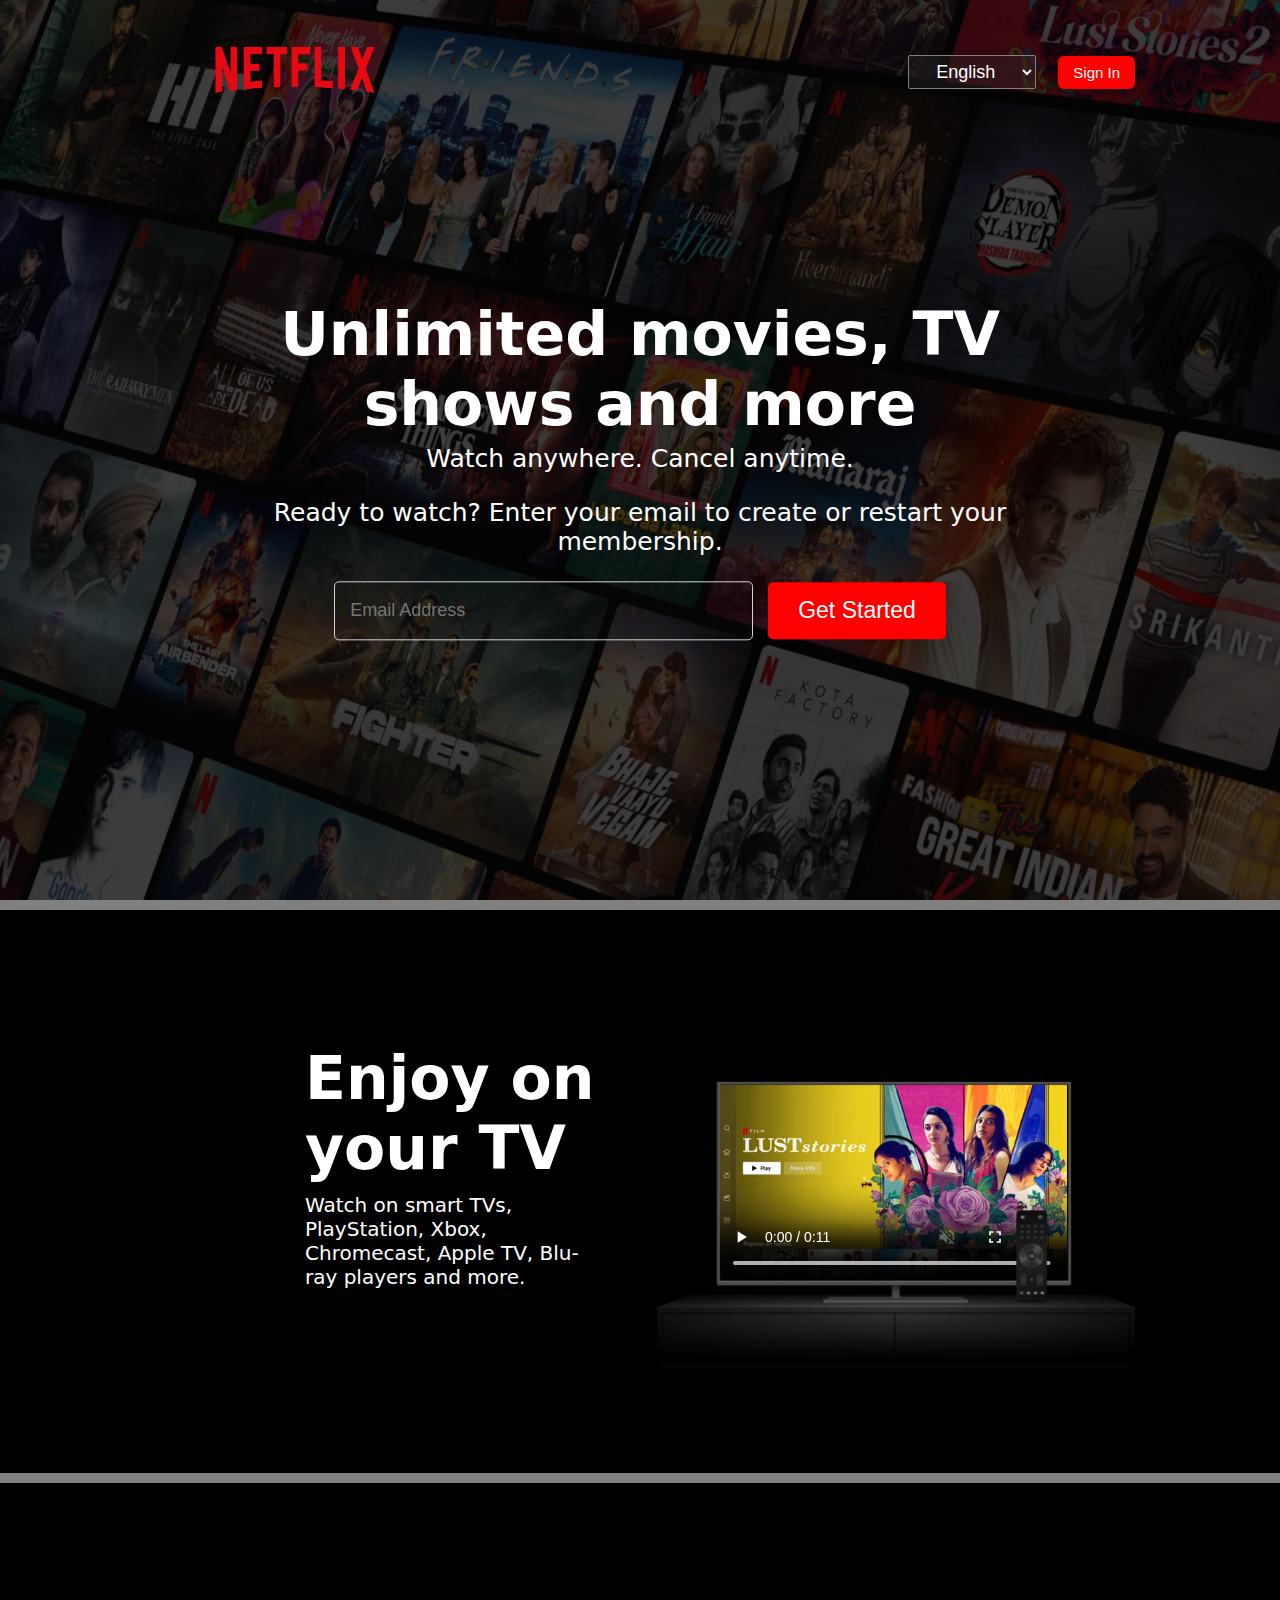
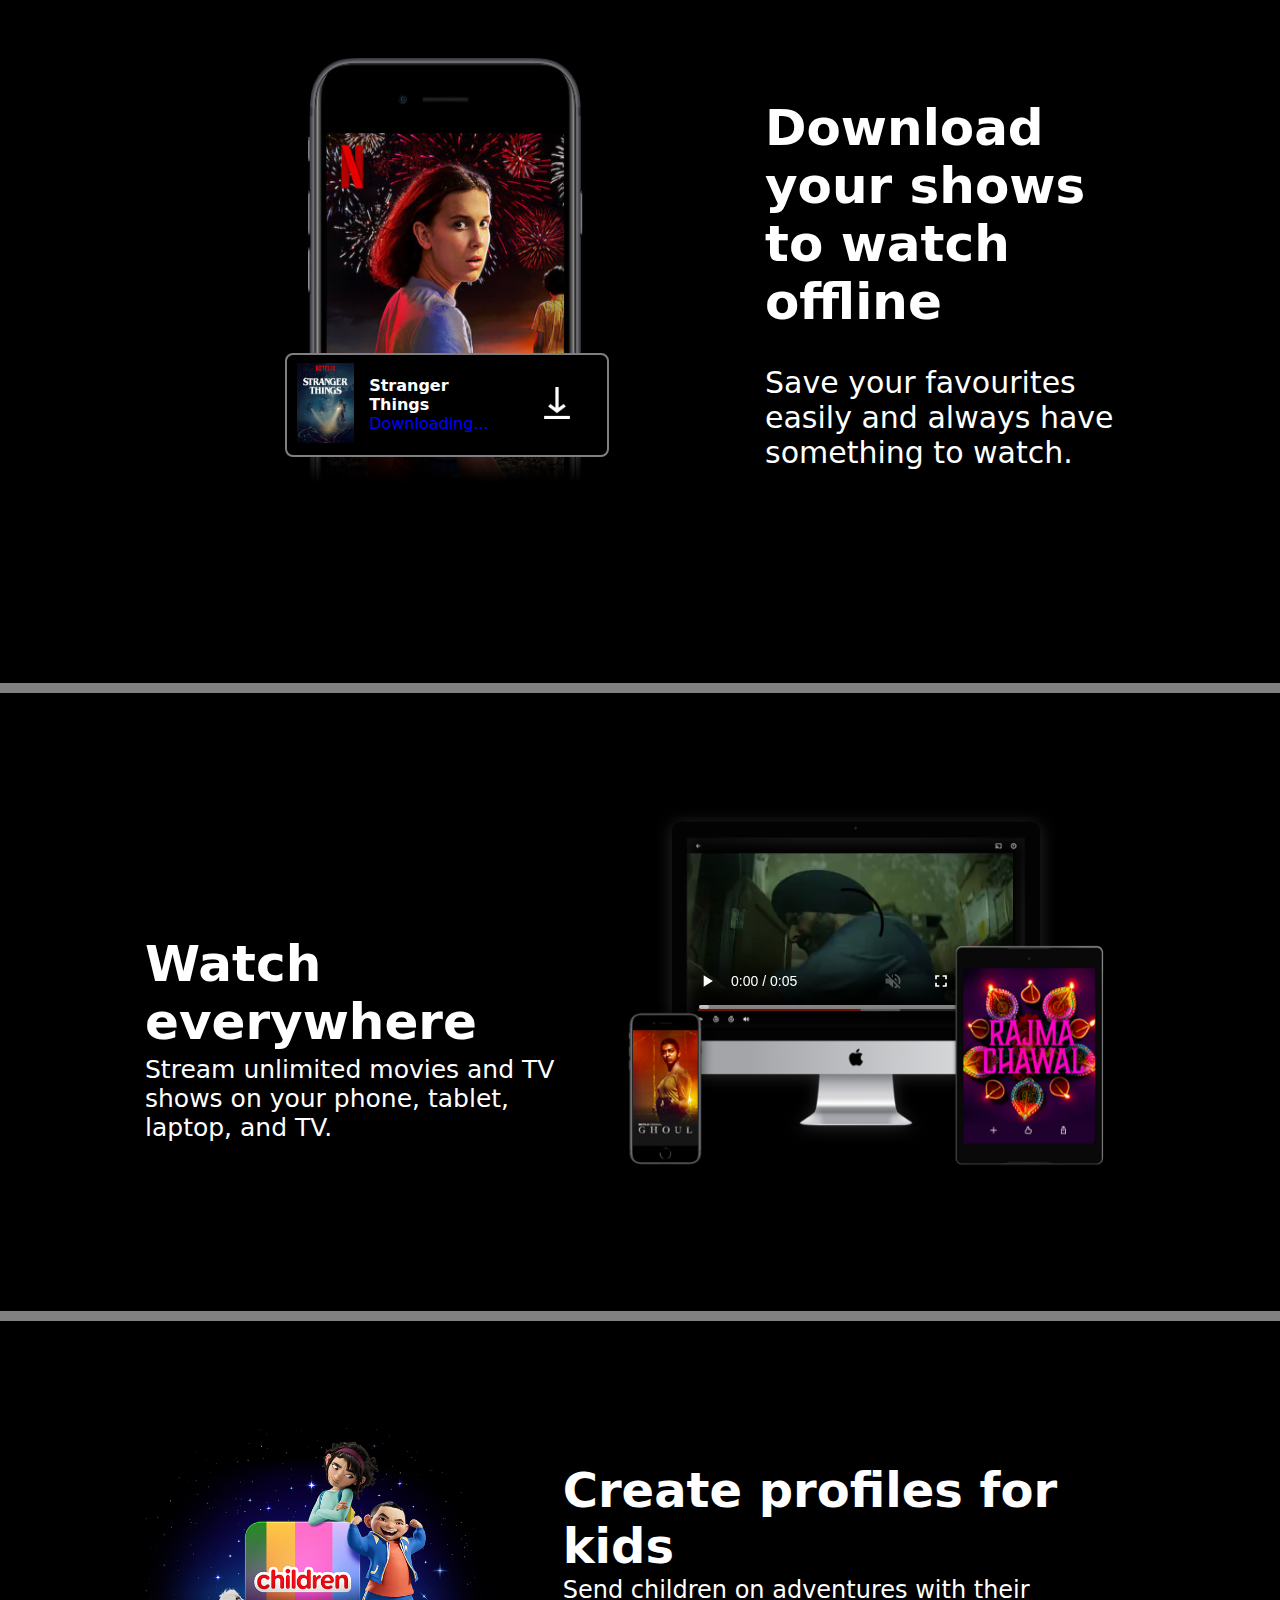
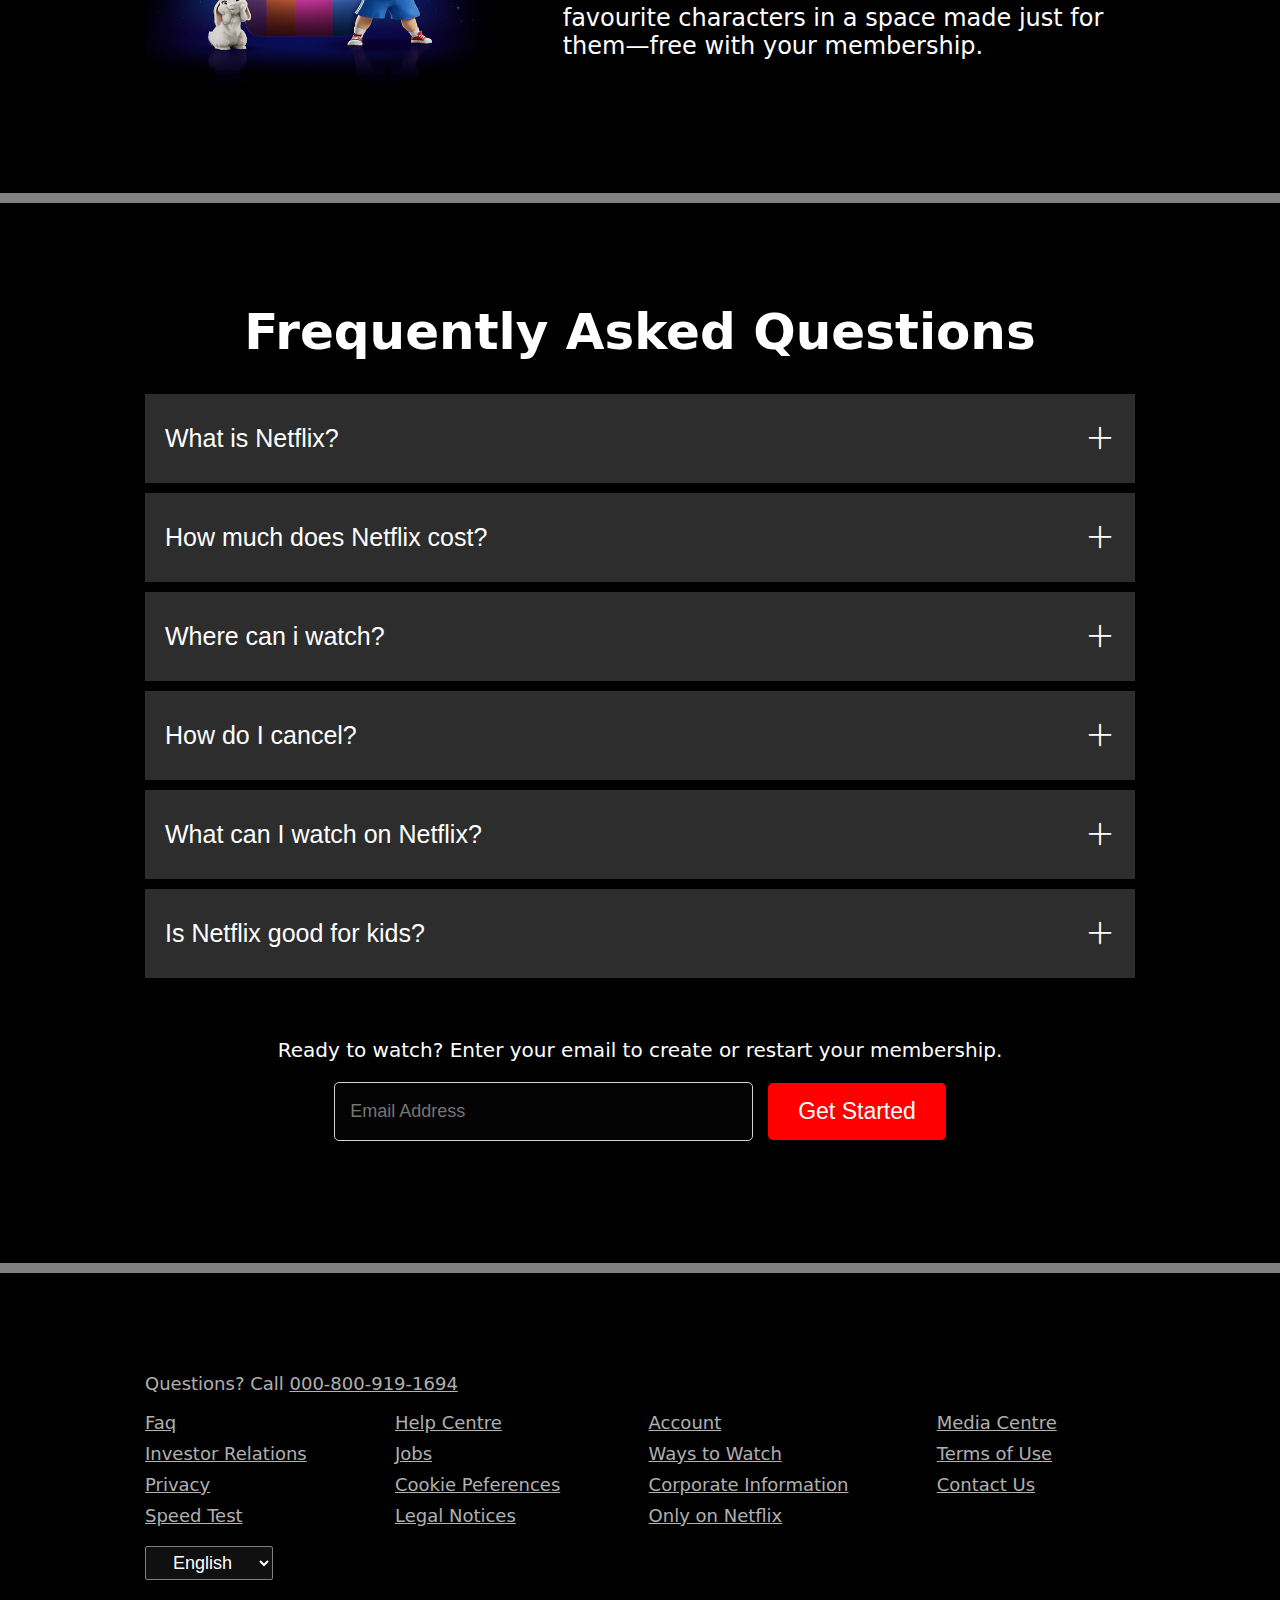
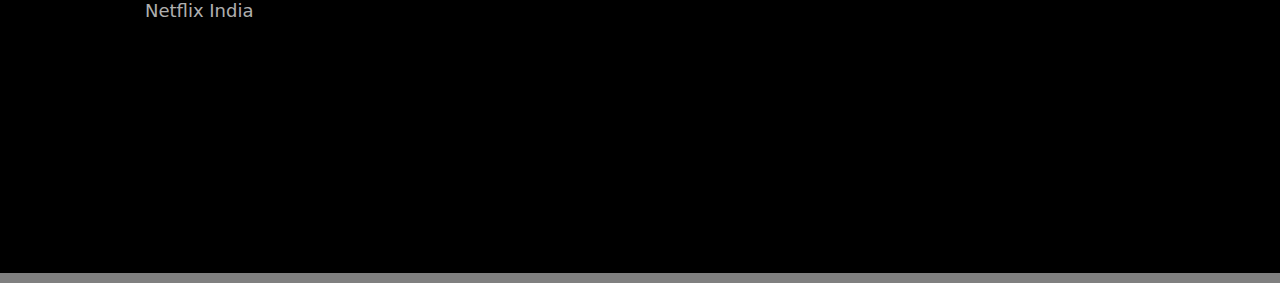
<file: index.html>
<!DOCTYPE html>
<html lang="en">

<head>
    <meta charset="UTF-8">
    <meta name="viewport" content="width=device-width, initial-scale=1.0">
    <title>Netflix</title>
    <link rel="stylesheet" href="style.css">
    <link rel="stylesheet" href="https://cdn.jsdelivr.net/npm/bootstrap-icons@1.11.3/font/bootstrap-icons.min.css">
    
</head>

<body>
    <section>
        <div class="bg">
            <img src="netflix-bg.jpg"
                alt="" class="bg-img">
            <div class="tint"></div>

            <div class="nav">
                <div>
                    <img src="netflix-logo.png"
                        alt="" class="logo" style="color: red;">
                </div>
                <div class="head-btn">
                    <select name="" id="" class="lang-btn">
                        <option value="English">English</option>
                    </select>
                    <button class="Sign-btn">Sign In</button>
                </div>
            </div>

            <div class="content-first">
                <h1 class="heading">Unlimited movies, TV shows and more</h1>
                <p class="sub-heading">Watch anywhere. Cancel anytime.</p>
                <p class="subsub-heading">Ready to watch? Enter your email to create or restart your membership.</p>
                <div class="two-btn">
                    <input type="email" name="" id="" placeholder="Email Address" class="input-email" required>
                    <div class="get-start">
                        <button class="start-btn">Get Started</button>

                    </div>

                </div>
            </div>
        </div>
    </section>


    <section>
        <div class="leftside">
            <div class="headings">
                <h1 class="left-heading">Enjoy on your TV</h1>
                <p class="left-subheading">Watch on smart TVs, PlayStation, Xbox, Chromecast, Apple TV, Blu-ray players
                    and more.</p>
            </div>
            <div class="right">
                <div class="play-video">
                    <video
                        src="video1.m4v"
                        class="video" controls autoplay muted loop></video>
                    <img src="tv1.png" alt=""
                        class="tv">
                </div>
            </div>
        </div>
    </section>





    <section>

        <div class="mobile-slide">
            <div class="height">
                <div class="girl-div">
                    <img src="mobile-img.jpg"
                        alt="" class="girl-img">
                </div>
                <div class="download-box">
                    <div>
                        <img src="poster.png"
                            alt="" class="poster-img">
                    </div>
                    <div>
                        <p><b>Stranger Things</b> <br><span class="highlight">Downloading...</span></p>
                    </div>
                    <div>
                        <img src="download-icon.gif"
                            alt="" class="gif">
                    </div>
                </div>
            </div>
            <div class="rightside-heading">
                <h1 class="right-heading">Download your shows to watch offline</h1>
                <p class="right-subheading">Save your favourites easily and always have something to watch.</p>
            </div>

        </div>

    </section>


    <section>
        <div class="fourth-slide">
            <div class="left-content">
                <h1 class="left-title">Watch everywhere</h1>
                <p class="left-subtitle">Stream unlimited movies and TV shows on your phone, tablet, laptop, and TV.</p>
            </div>
            <div class="right">
                <div class="play-video">
                    <video
                        src="video2.m4v"
                        class="video2" controls autoplay muted loop></video>
                    <img src="tv2.png"
                        alt="" class="tv">
                </div>
            </div>
            
        </div>
    </section>


    <section>
        <div class="fifth-slide">
            <div class="kids-img">
                <div class="play-video">
                    <img src="children.png"
                    alt="" class="left-img">
                </div>
                
            </div>
            <div class="right-content">
                <h1 class="right-title">Create profiles for kids</h1>
                <p class="right-subtitle">Send children on adventures with their favourite characters in a space made
                    just for them—free with your membership.</p>
            </div>
        </div>
    </section>


    <section>
        <div class="faq">
            <h1 class="faq-heading">Frequently Asked Questions</h1>
            <div class="faq-ques">
                <button class="btn-flex">
                    <p>What is Netflix?</p>
                    
                    <i class="bi-plus-lg"></i>
                </button>
            </div>

            <div class="faq-ques">
                <button class="btn-flex">
                    <p>How much does Netflix cost?</p>
                    <i class="bi-plus-lg"></i>
                </button>
            </div>

            <div class="faq-ques">
                <button class="btn-flex">
                    <p>Where can i watch?</p>
                    
                    <i class="bi-plus-lg"></i>
                </button>
            </div>

            <div class="faq-ques">
                <button class="btn-flex">
                    <p>How do I cancel?</p>
                    
                    <i class="bi-plus-lg"></i>
                </button>
            </div>

            <div class="faq-ques">
                <button class="btn-flex">
                    <p>What can I watch on Netflix?</p>
                   
                    <i class="bi-plus-lg"></i>
                </button>
            </div>

            <div class="faq-ques">
                <button class="btn-flex">
                    <p>Is Netflix good for kids?</p>
                    
                    <i class="bi-plus-lg"></i>
                </button>
            </div>

            <p class="faq-subheading">Ready to watch? Enter your email to create or restart your membership.</p>

            <div class="two-btn">
                <input type="email" name="" id="" placeholder="Email Address" class="input-email" required>
                <div class="get-start">
                    <button class="start-btn">Get Started</button>
                </div>

            </div>


        </div>
    </section>

    <section>
        <div class="footer">
            <div class="footer-content">

                <p>Questions? Call <a href="tel:000-800-919-1694">000-800-919-1694</a></p>

                <div class="links">
                    <a href="#">Faq</a>
                    <a href="#">Help Centre</a>
                    <a href="">Account</a>
                    <a href="#">Media Centre</a>
                    <a href="#">Investor Relations</a>
                    <a href="#">Jobs</a>
                    <a href="#">Ways to Watch</a>
                    <a href="#">Terms of Use</a>
                    <a href="#">Privacy</a>
                    <a href="#">Cookie Peferences</a>
                    <a href="#">Corporate Information</a>
                    <a href="#">Contact Us</a>
                    <a href="#">Speed Test</a>
                    <a href="#">Legal Notices</a>
                    <a href="#">Only on Netflix</a>
                </div>

                <div class="footer-btn">
                    <select name="" id="" class="lang-btn">
                        <option value="English">English</option>
                    </select>
                </div>

                <div>
                    Netflix India
                </div>
            </div>

        </div>

    </section>
</body>

</html>
</file>
<file: style.css>
body {
    margin: 0;
    font-family: system-ui, -apple-system, BlinkMacSystemFont, 'Segoe UI', Roboto, Oxygen, Ubuntu, Cantarell, 'Open Sans', 'Helvetica Neue', sans-serif;
    background-color: black;
    box-sizing: border-box;
}

/* * {
    outline: 1px solid red;
} */
section {
    border-bottom: 10px solid grey;
}


@media (min-width:990px) {

    .bg-img {
        width: 100%;
        height: 100vh;
        transform: scale(1.3);


    }

    .bg {
        background-image: linear-gradient(to top, rgba(0, 0, 0, 0.8) 0, rgba(0, 0, 0, 0) 60%, rgba(0, 0, 0, 0.8) 100%);

        width: 100%;
        height: 100vh;
        overflow: hidden;

    }



    .tint {
        background-color: rgba(6, 5, 5, 0.697);
        position: absolute;
        left: 0;
        right: 0;
        bottom: 0;
        top: 0;
        
    }

    .nav {
        position: absolute;
        /* border: 2px solid red; */
        width: 990px;
        height: 50px;
        display: flex;
        align-items: center;
        justify-content: center;
        justify-content: space-between;
        top: 8%;
        left: 50%;
        transform: translate(-50%, -50%);


    }

    .logo {
        height: 150px;
        width: 250px;
        margin-left: 25px;
    }

    .lang-btn {
        padding: 5px 23px;
        font-size: 18px;
        background-color: rgba(43, 41, 41, 0.379);
        color: white;
        border: none;
        border: 1px solid gray;
        border-radius: 2px;
        margin-right: 17px;
    }



    .Sign-btn {
        background-color: red;
        padding: 8px 15px;
        font-size: 15px;
        color: white;
        border: none;
        border-radius: 6px;
    }

    .content-first {
        /* border: 2px solid red; */
        /* margin: auto; */
        position: absolute;
        color: white;
        text-align: center;
        width: 800px;
        top: 50%;
        left: 50%;
        transform: translate(-50%, -50%);
        box-sizing: border-box;
    }

    .heading {
        font-size: 60px;

    }

    .sub-heading {
        font-size: 25px;
        margin-top: -35px;
    }

    .subsub-heading {
        font-size: 25px;
    }

    .input-email {
        padding-top: 18px;
        padding-bottom: 18px;
        padding-right: 170px;
        padding-left: 15px;
        background-color: rgba(16, 15, 15, 0.201);
        border: 1px solid lightgray;
        font-size: 18px;
        border-radius: 5px;
        color: white;
    }

    .start-btn {
        padding-top: 15px;
        padding-bottom: 15px;
        padding-right: 30px;
        font-size: 23px;
        padding-left: 30px;
        background-color: red;
        color: white;
        border: none;
        border-radius: 5px;
    }

   
    .two-btn {
        display: flex;
        gap: 15px;
        align-items: center;
        justify-content: center;
    }

    /* .get-start {
        position: relative;
        

    } */

    

    /* .bi-caret-right {
        position: absolute;
        top: 13px;
        right: 12px;
        height: 100px;
    } */


    .leftside {
        color: white;
        /* border: 2px solid red; */
        display: flex;
        align-items: center;
        justify-content: center;
        gap: 50px;
        /* height: 500px; */
        width: 990px;
        margin: 100px auto;

        /* margin: 20px auto; */
    }

    .left-heading {
        font-size: 60px;
    }

    .left-subheading {
        font-size: 20px;
        margin-top: -30px;
    }

    .headings {
        /* border: 2px solid red; */
        margin-top: -70px;
        width: 500px;
        margin-left: 160px;
    }

    .tv {
        position: relative;
        /* border: 2px solid green; */
        width: 100%;
    }

    .video {
        position: absolute;
        object-fit: contain;
        width: 350px;
        height: 205px;
        margin-top: 70px;
        margin-bottom: 10px;
        margin-left: 60px;


    }

    .right {
        width: 80%;
        color: white;
        /* border: 2px solid orange; */
    }

    .play-video {
        /* margin-top: -70px; */
        /* border: 2px solid red; */
        /* height: 450px; */
        width: 100%;
        position: relative;
        display: block;
        /* padding: 90px; */
    }


    .rightside-heading {
        color: white;
        /* border: 2px solid red; */
        width: 600px;

    }

    .mobile-slide {
        display: flex;
        align-items: center;
        justify-content: center;
        /* height: 600px; */
        width: 990px;
        /* border: 2px solid red; */
        gap: 20px;
        margin: 100px auto;


    }

    .right-heading {
        font-size: 50px;
    }

    .right-subheading {
        font-size: 30px;
    }

    .download-box {
        border: 2px solid gray;
        color: white;
        position: absolute;
        top: 20px;
        left: -20px;
        height: 80px;
        width: 300px;
        display: flex;
        padding: 10px;
        gap: 15px;
        align-items: center;
        justify-content: center;
        background-color: black;
        border-radius: 8px;
        margin-top: 350px;
        margin-left: 160px;

    }

    .poster-img {
        height: 80px;
    }

    .gif {
        height: 80px;

    }

    .highlight {
        color: blue;
    }

    .girl-img {
        /* border: 2px solid green; */
        height: 500px;
        width: 600px;

    }

    .height {
        /* border: 2px solid hotpink; */
        height: 600px;
        width: 600px;
        position: relative;

    }

    .fourth-slide {
        color: white;
        width: 990px;

    }

    .left-content {
        /* border: 2px solid red; */
        width: 600px;
        height: 200px;
    }

    .left-title {
        font-size: 50px;
    }

    .left-subtitle {
        font-size: 25px;
        margin-top: -30px;
    }

    .video2 {
        position: absolute;
        width: 330px;
        margin-left: 100px;
        margin-top: 50px;

    }

    .tv2 {
        position: absolute;
        
    }

    .image-video {
        /* border: 2px solid green; */
        width: 600px;
        height: 400px;
    }

    .fourth-slide {
        /* border: 2px solid red; */
        display: flex;
        gap: 20px;
        align-items: center;
        justify-content: center;
        margin: 100px auto;

    }


    .fifth-slide {
        /* border: 2px solid hotpink; */
        display: flex;
        align-items: center;
        justify-content: center;
        gap: 60px;
        width: 990px;
        margin: 100px auto;



    }

.left-img{
    width: 100%;
}

    .kids-img{
        /* border: 2px solid green; */
        width: 50%;
        
    }


    .right-content {
        color: white;
        width: 80%;
        /* border: 2px solid red; */
    }

    .right-title {
        font-size: 48px;
        /* border: 2px solid green; */

    }

    .right-subtitle {
        font-size: 24px;
        margin-top: -30px;
        /* width: 600px; */
        /* border: 2px solid orange; */

    }

    .faq-heading {
        color: white;
        text-align: center;
        font-size: 50px;
    }

    .faq-ques {
        /* border: 2px solid red; */
        width: 990px;
        margin: 10px auto;

    }

    .faq {
        height: 860px;
        width: 990px;
        margin: 100px auto;


    }



    .btn-flex {
        /* border: 2px solid orange; */
        width: 990px;
        display: flex;
        align-items: center;
        justify-content: space-between;
        padding: 5px 20px;
        font-size: 25px;
        background-color: rgb(45, 45, 45);
        color: white;
        border: none;
        cursor: pointer;
        transition: .3s;
    }

    .btn-flex:hover {
        background-color: rgba(134, 130, 130, 0.536);
    }

    .bi-plus-lg{
        font-size: 30px;
        /* border: 2px solid red; */
    }

    .faq-subheading {
        text-align: center;
        font-size: 20px;
        color: white;
        margin-top: 60px;
    }


    .footer {
        /* border: 2px solid red; */
        height: 400px;
        width: 990px;
        margin: 100px auto;

    }

    .footer-content {
        color: rgba(255, 255, 255, 0.7);
        /* border: 2px solid green; */
        height: 300px;
        width: 990px;
        margin: 70px auto;
        font-size: 18px;

    }

    .footer-content a {
        color: rgba(255, 255, 255, 0.7);
    }

    .links {
        display: grid;
        grid-template-columns: auto auto auto auto;
        gap: 10px;
    }

    .links a {
        color: rgba(255, 255, 255, 0.7);
        font-size: 18px;
    }

    .footer-btn {
        margin: 20px 0px;
    }

}




















/* media query for meadium screens */

@media (min-width:586px) and (max-width:990px){

    .bg-img {
        width: 100%;
        height: 100vh;
        transform: scale(1.5);


    }

    .bg {
        background-image: linear-gradient(to top, rgba(0, 0, 0, 0.8) 0, rgba(0, 0, 0, 0) 60%, rgba(0, 0, 0, 0.8) 100%);

        width: 100%;
        height: 100vh;
        overflow: hidden;

    }



    .tint {
        background-color: rgba(6, 5, 5, 0.697);
        position: absolute;
        left: 0;
        right: 0;
        bottom: 0;
        top: 0;
        height: 100vh;
    }

    .nav {
        position: absolute;
        /* border: 2px solid red; */
        width: 100vw;
        height: 50px;
        display: flex;
        align-items: center;
        justify-content: center;
        justify-content: space-between;
        top: 8%;
        left: 45%;
        transform: translate(-50%, -50%);


    }

    .logo {
        height: 150px;
        width: 250px;
        margin-left: 25px;
    }

    .lang-btn {
        padding: 5px 23px;
        font-size: 18px;
        background-color: rgba(43, 41, 41, 0.379);
        color: white;
        border: none;
        border: 1px solid gray;
        border-radius: 2px;
        margin-right: 17px;
    }



    .Sign-btn {
        background-color: red;
        padding: 8px 15px;
        font-size: 15px;
        color: white;
        border: none;
        border-radius: 6px;
    }

    .content-first {
        /* border: 2px solid red; */
        /* margin: auto; */
        position: absolute;
        color: white;
        text-align: center;
        /* width: 800px; */
        top: 50%;
        left: 50%;
        transform: translate(-50%, -50%);
        box-sizing: border-box;
    }

    .heading {
        font-size: 5vmax;

    }

    .sub-heading {
        font-size: 25px;
        /* margin-top: -35px; */
    }

    .subsub-heading {
        font-size: 25px;
    }

    .input-email {
        padding-top: 18px;
        padding-bottom: 18px;
        padding-right: 100px;
        padding-left: 15px;
        background-color: rgba(16, 15, 15, 0.201);
        border: 1px solid lightgray;
        font-size: 18px;
        border-radius: 5px;
        color: white;
    }

    .start-btn {
        padding-top: 10px;
        padding-bottom: 10px;
        padding-right: 30px;
        font-size: 16px;
        padding-left: 30px;
        background-color: rgb(229, 18, 18);
        color: white;
        border: none;
        border-radius: 5px;
    }

    .two-btn {
        display: flex;
        gap: 15px;
        align-items: center;
        justify-content: center;
    }

    /* .get-start {
        display: flex;
        position: relative;

    } */

    /* .get-start svg {
        position: absolute;
        top: 13px;
        right: 12px;
    } */

    .leftside {
        color: white;
        /* border: 2px solid red; */
        /* text-align: center; */
        /* display: flex;
        flex-direction: column;
        align-items: center;
        justify-content: center;
        gap: 50px; */
        /* height: 500px; */
        /* width: 990px; */
        margin: 100px auto;

        /* margin: 20px auto; */
    }

    .left-heading {
        font-size: 60px;
    }

    .left-subheading {
        font-size: 20px;
        margin-top: -30px;
    }

    .headings {
        /* border: 2px solid red; */
        width: 80vw;
        margin:auto;
        text-align: center;
        /* margin-top: -70px;
        width: 500p;
        margin-left: 160px; */
    }

    .tv {
        position: relative;
        /* border: 2px solid green; */
        width: 100%;
    }

    .video {
        position: absolute;
        object-fit: contain;
        width: 80%;
        height: 90%;
        /* margin-top: 100px; */
        /* margin-bottom: 10px; */
        margin-left: 60px;


    }

    .right {
        /* width: 80%; */
        color: white;
        width: 80vw;
        margin:auto;
        text-align: center;
        /* border: 2px solid orange; */
    }

    .play-video {
        /* margin-top: -70px; */
        /* border: 2px solid red; */
        /* height: 450px; */
        width: 100%;
        position: relative;
        display: block;
        /* padding: 90px; */
    }


    .rightside-heading {
        color: white;
        /* border: 2px solid red; */
        width: 600px;

    }

    .mobile-slide {
        display: flex;
        text-align: center;
        flex-direction: column-reverse;
        align-items: center;
        justify-content: center;
        /* height: 600px; */
        /* width: 990px; */
        /* border: 2px solid red; */
        gap: 20px;
        margin: 100px auto;


    }

    .girl-div{
        width: 100%;
    }

    .right-heading {
        font-size: 32px;
    }

    .right-subheading {
        font-size: 22px;
    }

    .download-box {
        border: 2px solid gray;
        color: white;
        position: absolute;
        top: 20px;
        left: 20px;
        height: 80px;
        width: 300px;
        display: flex;
        padding: 10px;
        gap: 15px;
        align-items: center;
        justify-content: center;
        background-color: black;
        border-radius: 8px;
        margin-top: 350px;
        margin-left: 160px;

    }

    .poster-img {
        height: 80px;
    }

    .gif {
        height: 80px;

    }

    .highlight {
        color: blue;
    }

    .girl-img {
        /* border: 2px solid green; */
        height: 500px;
        width: 100%;

    }

    .height {
        /* border: 2px solid hotpink; */
        /* height: 600px; */
        /* width: 600px; */
        position: relative;

    }

    .fourth-slide {
        color: white;
        /* width: 990px; */

    }

    .left-content {
        /* border: 2px solid red; */
        width: 600px;
        height: 200px;
    }

    .left-title {
        font-size: 35px;
    }

    .left-subtitle {
        font-size: 18px;
        /* margin-top: -30px; */
    }

    .video2 {
        position: absolute;
        /* width: 370px; */
        object-fit: contain;
        /* height: 40%; */
        width: 60%;
        margin-top: 30px;
        margin-left: 120px;
        /* margin-top: 50px; */

    }

    .tv2 {
        position: absolute;
        
    }

    .image-video {
        /* border: 2px solid green; */
        width: 500px;
        height: 300px;
    }

    .fourth-slide {
        /* border: 2px solid red; */
        text-align: center;
        display: flex;
        gap: 20px;
        align-items: center;
        justify-content: center;
        flex-direction: column;
        margin: 100px auto;

    }


    .fifth-slide {
        /* border: 2px solid hotpink; */
        display: flex;
        align-items: center;
        justify-content: center;
        flex-direction: column-reverse;
        text-align: center;
        gap: 60px;
        /* width: 990px; */
        margin: 100px auto;



    }

.left-img{
    width: 100%;
}

    .kids-img{
        /* border: 2px solid green; */
        width: 50%;
        
    }


    .right-content {
        color: white;
        width: 80%;
        /* border: 2px solid red; */
    }

    .right-title {
        font-size: 37px;
        /* border: 2px solid green; */

    }

    .right-subtitle {
        font-size: 20px;
        /* margin-top: -30px; */
        /* width: 600px; */
        /* border: 2px solid orange; */

    }

    .faq-heading {
        color: white;
        text-align: center;
        font-size: 30px;
    }

    .faq-ques {
        /* border: 2px solid red; */
        /* width: 990px; */
        width: 86vw;
        margin: 10px auto;

    }

    .faq {
        /* height: 860px; */
        /* width: 990px; */
        margin: 100px auto;


    }



    .btn-flex {
        /* border: 2px solid orange; */
        width: 86vw;
        display: flex;
        align-items: center;
        justify-content: space-between;
        padding: 5px 20px;
        font-size: 18px;
        background-color: rgb(45, 45, 45);
        color: white;
        border: none;
        cursor: pointer;
        transition: .3s;
    }

    .btn-flex:hover {
        background-color: rgba(134, 130, 130, 0.536);
        cursor: pointer;
    }

    .faq-subheading {
        text-align: center;
        font-size: 20px;
        color: white;
        margin-top: 60px;
    }

/* 
    .footer {
        border: 2px solid red;
        height: 600px;
        width: 990px;
        margin: 50px auto;

    } */

    .footer-content {
        color: rgba(255, 255, 255, 0.7);
        /* border: 2px solid green; */
        padding: 20px;
        /* height: 300px; */
        /* width: 990px; */
        margin: 70px auto;
        font-size: 20px;

    }

    .footer-content a {
        color: rgba(255, 255, 255, 0.7);
    }

    .links {
        display: grid;
        grid-template-columns: auto auto;
        gap: 15px;
    }

    .links a {
        color: rgba(255, 255, 255, 0.7);
        font-size: 18px;
    }

    .footer-btn {
        margin: 20px 0px;
    }

}



















/* media query for smaller screens */
@media (max-width:586px){

    .bg-img {
        width: 100%;
        height: 100vh;
        /* transform: scale(1); */


    }

    .bg {
        background-image: linear-gradient(to top, rgba(0, 0, 0, 0.8) 0, rgba(0, 0, 0, 0) 60%, rgba(0, 0, 0, 0.8) 100%);

        width: 100%;
        height: 100vh;
        overflow: hidden;

    }



    .tint {
        background-color: rgba(6, 5, 5, 0.697);
        position: absolute;
        left: 0;
        right: 0;
        bottom: 0;
        top: 0;
        height: 100vh;
    }

    .nav {
        position: absolute;
        /* border: 2px solid red; */
        width: 100vw;
        height: 50px;
        display: flex;
        align-items: center;
        justify-content: center;
        justify-content: space-between;
        top: 8%;
        left: 45%;
        transform: translate(-50%, -50%);


    }

    .logo {
        height: 150px;
        width: 150px;
        margin-left: 25px;
    }

    .lang-btn {
        padding: 5px 10px;
        font-size: 15px;
        background-color: rgba(43, 41, 41, 0.379);
        color: white;
        border: none;
        border: 1px solid gray;
        border-radius: 2px;
        margin-right: 17px;
    }



    .Sign-btn {
        background-color: red;
        padding: 5px 10px;
        font-size: 15px;
        color: white;
        border: none;
        border-radius: 6px;
    }

    .content-first {
        /* border: 2px solid red; */
        /* margin: auto; */
        position: absolute;
        color: white;
        text-align: center;
        width: 88vw;
        top: 50%;
        left: 50%;
        transform: translate(-50%, -50%);
        box-sizing: border-box;
    }

    .heading {
        font-size: 5vmax;

    }

    .sub-heading {
        font-size: 20px;
        /* margin-top: -35px; */
    }

    .subsub-heading {
        font-size: 20px;
    }

    .input-email {
        padding-top: 10px;
        padding-bottom: 10px;
        padding-right: 30px;
        padding-left: 10px;
        background-color: rgba(16, 15, 15, 0.201);
        border: 1px solid lightgray;
        font-size: 18px;
        border-radius: 5px;
        color: white;
    }

    .start-btn {
        padding-top: 10px;
        padding-bottom: 10px;
        padding-right: 25px;
        font-size: 15px;
        padding-left: 10px;
        background-color: red;
        color: white;
        border: none;
        border-radius: 5px;
    }

    .two-btn {
        display: flex;
        flex-wrap: wrap;
        /* width: 80vw; */
        /* flex-direction: column; */
        gap: 20px;
        align-items: center;
        justify-content: center;
    }

    .get-start {
        display: flex;
        position: relative;

    }

    .get-start svg {
        position: absolute;
        top: 3px;
        bottom: 0;
        right: 0;
        display: none;
    }

    .leftside {
        color: white;
        margin: 100px auto;

        /* margin: 20px auto; */
    }

    .left-heading {
        font-size: 40px;
    }

    .left-subheading {
        font-size: 15px;
    }

    .headings {
        /* border: 2px solid red; */
        width: 80vw;
        margin:auto;
        text-align: center;
        /* margin-top: -70px;
        width: 500p;
        margin-left: 160px; */
    }

    .tv {
        position: relative;
        /* border: 2px solid green; */
        width: 100%;
    }

    .video {
        position: absolute;
        object-fit: contain;
        width: 80%;
        height: 90%;
        /* margin-top: 100px; */
        /* margin-bottom: 10px; */
        margin-left: 20px;


    }

    .right {
        /* width: 80%; */
        color: white;
        width: 80vw;
        margin:auto;
        text-align: center;
        /* border: 2px solid orange; */
    }

    .play-video {
        /* margin-top: -70px; */
        /* border: 2px solid red; */
        /* height: 450px; */
        width: 70vw;
        position: relative;
        display: block;
        /* padding: 90px; */
    }


    .rightside-heading {
        color: white;
        /* border: 2px solid red; */
        width: 70vw;

    }

    .mobile-slide {
        display: flex;
        text-align: center;
        flex-direction: column-reverse;
        align-items: center;
        justify-content: center;
        /* height: 600px; */
        /* width: 990px; */
        /* border: 2px solid red; */
        gap: 20px;
        margin: 100px auto;


    }

    .girl-div{
        width: 100%;
    }

    .right-heading {
        font-size: 20px;
    }

    .right-subheading {
        font-size: 15px;
    }

    .download-box {
        border: 2px solid gray;
        color: white;
        position: absolute;
        top: 30px;
        left: 10px;
        height: 50px;
        width: 70vw;
        display: flex;
        padding: 10px;
        gap: 10px;
        align-items: center;
        justify-content: center;
        background-color: black;
        border-radius: 8px;
        margin-top: 170px;
        margin-left: 30px;

    }

    .poster-img {
        height: 50px;
    }

    .gif {
        height: 50px;

    }

    .highlight {
        color: blue;
    }

    .girl-img {
        /* border: 2px solid green; */
        height: 300px;
        width: 100%;

    }

    .height {
        /* border: 2px solid hotpink; */
        /* height: 600px; */
        /* width: 600px; */
        position: relative;

    }

    .fourth-slide {
        color: white;
        /* width: 990px; */

    }

    .left-content {
        /* border: 2px solid red; */
        width: 70vw;
        /* height: 200px; */
    }

    .left-title {
        font-size: 20px;
    }

    .left-subtitle {
        font-size: 13px;
        /* margin-top: -30px; */
    }

    .video2 {
        position: absolute;
        /* width: 370px; */
        object-fit: contain;
        /* height: 40%; */
        width: 60%;
        margin-top: 25px;
        margin-left: 55px;
        /* margin-top: 50px; */

    }

    .tv2 {
        position: relative;
        width: 100%;
        
    }

    .image-video {
        /* border: 2px solid green; */
        width: 600px;
        height: 400px;
    }

    .fourth-slide {
        /* border: 2px solid red; */
        text-align: center;
        display: flex;
        gap: 20px;
        align-items: center;
        justify-content: center;
        flex-direction: column;
        margin: 100px auto;

    }


    .fifth-slide {
        /* border: 2px solid hotpink; */
        display: flex;
        align-items: center;
        justify-content: center;
        flex-direction: column-reverse;
        text-align: center;
        gap: 60px;
        /* width: 990px; */
        margin: 100px auto;



    }

.left-img{
    width: 100%;
}

    .kids-img{
        /* border: 2px solid green; */
        width: 60%;
        
    }


    .right-content {
        color: white;
        width: 80%;
        /* border: 2px solid red; */
    }

    .right-title {
        font-size: 37px;
        /* border: 2px solid green; */

    }

    .right-subtitle {
        font-size: 20px;
        /* margin-top: -30px; */
        /* width: 600px; */
        /* border: 2px solid orange; */

    }

    .faq-heading {
        color: white;
        text-align: center;
        font-size: 30px;
    }

    .faq-ques {
        /* border: 2px solid red; */
        /* width: 990px; */
        width: 86vw;
        margin: 10px auto;

    }

    .faq {
        /* height: 860px; */
        /* width: 990px; */
        margin: 100px auto;


    }



    .btn-flex {
        /* border: 2px solid orange; */
        width: 86vw;
        display: flex;
        align-items: center;
        justify-content: space-between;
        padding: 5px 20px;
        font-size: 18px;
        background-color: rgb(45, 45, 45);
        color: white;
        border: none;
        cursor: pointer;
        transition: .3s;
    }

    .btn-flex:hover {
        background-color: rgba(134, 130, 130, 0.536);
        cursor: pointer;
    }

    .faq-subheading {
        text-align: center;
        font-size: 20px;
        color: white;
        margin-top: 60px;
    }


    /* .footer {
        border: 2px solid red;
        height: 600px;
        width: 990px;
        margin: 50px auto;

    } */

    .footer-content {
        color: rgba(255, 255, 255, 0.7);
        /* border: 2px solid green; */
        padding: 20px;
        /* height: 300px; */
        /* width: 990px; */
        margin: 70px auto;
        font-size: 20px;

    }

    .footer-content a {
        color: rgba(255, 255, 255, 0.7);
    }

    .links {
        display: grid;
        grid-template-columns: auto auto;
        gap: 15px;
    }

    .links a {
        color: rgba(255, 255, 255, 0.7);
        font-size: 18px;
    }

    .footer-btn {
        margin: 20px 0px;
    }

}
</file>
